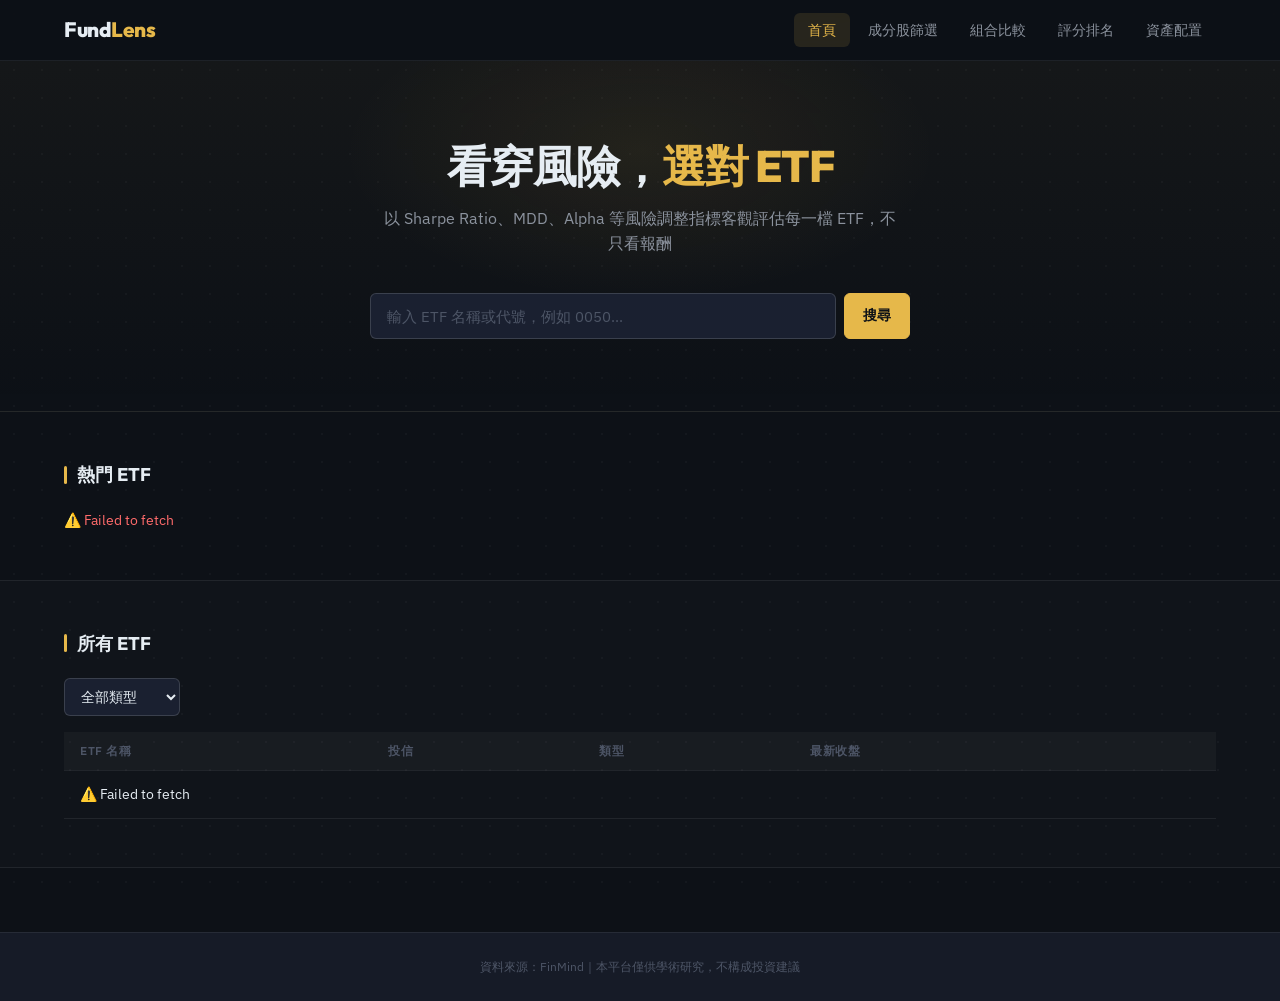
<file: frontend/index.html>
<!DOCTYPE html>
<html lang="zh-TW">
<head>
  <meta charset="UTF-8" />
  <meta name="viewport" content="width=device-width, initial-scale=1.0" />
  <title>FundLens — ETF 風險分析平台</title>
  <link rel="preconnect" href="https://fonts.googleapis.com" />
  <link rel="preconnect" href="https://fonts.gstatic.com" crossorigin />
  <link href="https://fonts.googleapis.com/css2?family=Outfit:wght@400;500;600;700;800&family=IBM+Plex+Sans:wght@400;500;600&family=IBM+Plex+Mono:wght@400;500&display=swap" rel="stylesheet" />
  <link rel="stylesheet" href="css/style.css" />
</head>
<body>

  <!-- ── Header ─────────────────────────────────── -->
  <header class="site-header">
    <div class="container header-inner">
      <a href="index.html" class="logo">Fund<span>Lens</span></a>
      <nav class="main-nav">
        <a href="index.html" class="active">首頁</a>
        <a href="screen.html">成分股篩選</a>
        <a href="compare.html">組合比較</a>
        <a href="score.html">評分排名</a>
        <a href="allocate.html">資產配置</a>
      </nav>
    </div>
  </header>

  <!-- ── Hero ──────────────────────────────────── -->
  <section class="hero">
    <div class="container">
      <h1 class="hero-title">看穿風險，<em>選對 ETF</em></h1>
      <p class="hero-sub">以 Sharpe Ratio、MDD、Alpha 等風險調整指標客觀評估每一檔 ETF，不只看報酬</p>
      <div class="search-bar">
        <input type="text" id="searchInput" class="search-input" placeholder="輸入 ETF 名稱或代號，例如 0050..." />
        <button id="searchBtn" class="btn btn-primary">搜尋</button>
      </div>
    </div>
  </section>

  <!-- ── 熱門 ETF ────────────────────────────────── -->
  <section class="section">
    <div class="container">
      <h2 class="section-title">熱門 ETF</h2>
      <div id="topFundsGrid" class="funds-grid">
        <p class="placeholder-text">載入中...</p>
      </div>
    </div>
  </section>

  <!-- ── 所有 ETF ────────────────────────────────── -->
  <section class="section section-alt">
    <div class="container">
      <h2 class="section-title">所有 ETF</h2>
      <div class="filter-bar">
        <select id="typeFilter" class="filter-select">
          <option value="">全部類型</option>
          <option value="股票型">股票型</option>
          <option value="債券型">債券型</option>
          <option value="海外股票型">海外股票型</option>
        </select>
      </div>
      <div class="table-wrapper">
        <table class="funds-table">
          <thead>
            <tr>
              <th>ETF 名稱</th>
              <th>投信</th>
              <th>類型</th>
              <th>最新收盤</th>
              <th></th>
            </tr>
          </thead>
          <tbody id="fundsTableBody">
            <tr><td colspan="5" class="placeholder-text">載入中...</td></tr>
          </tbody>
        </table>
      </div>
    </div>
  </section>

  <footer class="site-footer">
    <div class="container">
      <p>資料來源：FinMind｜本平台僅供學術研究，不構成投資建議</p>
    </div>
  </footer>

  <script src="js/api.js"></script>
  <script>
    function renderTopFundCard(fund) {
      return `
        <div class="fund-card" onclick="location.href='fund.html?id=${fund.fund_id}'">
          <div class="fund-card-name">${fund.name || fund.fund_id}</div>
          <div class="fund-card-company">${fund.company || ""}</div>
          <div class="fund-card-metrics">
            <span class="metric-badge">${fund.fund_id}</span>
            <span class="metric-badge">${fund.type || "ETF"}</span>
          </div>
        </div>`;
    }

    function renderFundRow(fund) {
      const nav = fund.nav != null ? Number(fund.nav).toFixed(2) : "—";
      return `
        <tr onclick="location.href='fund.html?id=${fund.fund_id}'" style="cursor:pointer">
          <td>
            <strong>${fund.name || fund.fund_id}</strong>
            <span style="color:var(--text-muted);font-size:0.78rem;margin-left:8px">${fund.fund_id}</span>
          </td>
          <td style="color:var(--text-sub)">${fund.company || "—"}</td>
          <td><span class="tag">${fund.type || "—"}</span></td>
          <td class="mono">${nav}</td>
          <td><a href="fund.html?id=${fund.fund_id}" class="btn-link">分析 →</a></td>
        </tr>`;
    }

    async function loadTopFunds() {
      const grid = document.getElementById("topFundsGrid");
      try {
        const funds = await getFunds({ limit: 6 });
        if (!funds.length) { grid.innerHTML = "<p class='placeholder-text'>暫無資料</p>"; return; }
        grid.innerHTML = funds.map(renderTopFundCard).join("");
      } catch (e) {
        grid.innerHTML = `<p class="error-msg">⚠️ ${e.message}</p>`;
      }
    }

    async function loadFunds(params = {}) {
      const tbody = document.getElementById("fundsTableBody");
      tbody.innerHTML = `<tr><td colspan="5" class="placeholder-text">載入中...</td></tr>`;
      try {
        const funds = await getFunds(params);
        if (!funds.length) {
          tbody.innerHTML = `<tr><td colspan="5" class="placeholder-text">找不到符合的 ETF</td></tr>`;
          return;
        }
        tbody.innerHTML = funds.map(renderFundRow).join("");
      } catch (e) {
        tbody.innerHTML = `<tr><td colspan="5" class="error-msg">⚠️ ${e.message}</td></tr>`;
      }
    }

    document.getElementById("searchBtn").addEventListener("click", () => {
      const q    = document.getElementById("searchInput").value.trim();
      const type = document.getElementById("typeFilter").value;
      loadFunds({ q, type });
    });

    document.getElementById("searchInput").addEventListener("keydown", (e) => {
      if (e.key === "Enter") document.getElementById("searchBtn").click();
    });

    document.getElementById("typeFilter").addEventListener("change", () => {
      const q    = document.getElementById("searchInput").value.trim();
      const type = document.getElementById("typeFilter").value;
      loadFunds({ q, type });
    });

    loadTopFunds();
    loadFunds();
  </script>
</body>
</html>
</file>
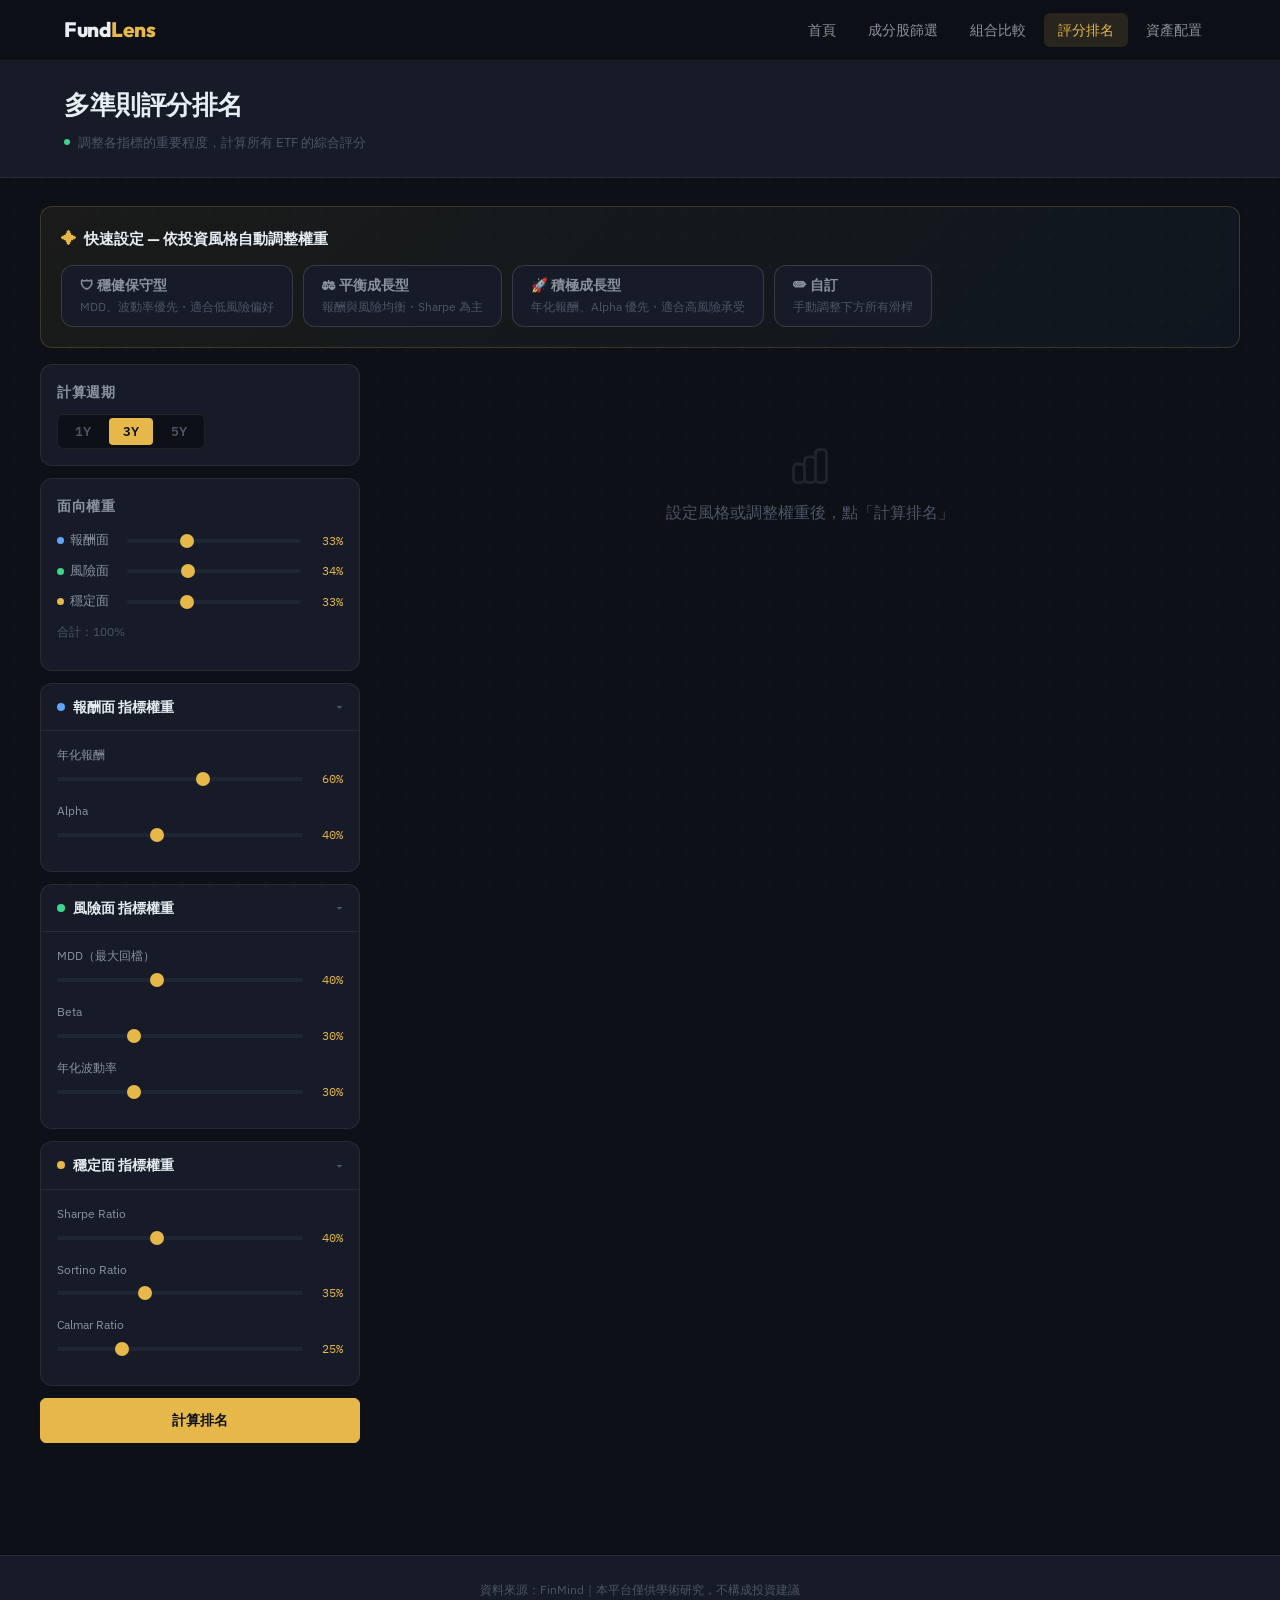
<file: frontend/score.html>
<!DOCTYPE html>
<html lang="zh-TW">
<head>
  <meta charset="UTF-8" />
  <meta name="viewport" content="width=device-width, initial-scale=1.0" />
  <title>ETF 評分排名 — FundLens</title>
  <link rel="preconnect" href="https://fonts.googleapis.com" />
  <link href="https://fonts.googleapis.com/css2?family=Outfit:wght@400;500;600;700;800&family=IBM+Plex+Sans:wght@400;500;600&family=IBM+Plex+Mono:wght@400;500&display=swap" rel="stylesheet" />
  <link rel="stylesheet" href="css/style.css" />
  <style>
    /* 精靈區 */
    .wizard-card{background:linear-gradient(135deg,rgba(230,184,74,0.06),rgba(96,165,250,0.04));border:1px solid rgba(230,184,74,0.2);border-radius:var(--radius-md);padding:20px;margin-bottom:16px}
    .wizard-title{font-family:var(--font-display);font-size:.95rem;font-weight:700;color:var(--text);margin-bottom:14px;display:flex;align-items:center;gap:8px}
    .wizard-title::before{content:"✦";color:var(--gold)}
    .preset-btns{display:flex;gap:10px;flex-wrap:wrap}
    .preset-btn{padding:10px 18px;border-radius:var(--radius-md);border:1px solid var(--border-em);background:var(--bg-card);color:var(--text-sub);font-size:.85rem;font-weight:600;font-family:var(--font);cursor:pointer;transition:all .15s;text-align:left}
    .preset-btn:hover{border-color:var(--gold);color:var(--gold);background:rgba(230,184,74,0.06)}
    .preset-btn.active{border-color:var(--gold);background:rgba(230,184,74,0.12);color:var(--gold)}
    .preset-btn .preset-name{display:block;margin-bottom:2px}
    .preset-btn .preset-desc{font-size:.75rem;font-weight:400;color:var(--text-muted)}
    /* 評分頁 */
    .score-layout{display:grid;grid-template-columns:320px 1fr;gap:20px;align-items:start}
    @media(max-width:900px){.score-layout{grid-template-columns:1fr}}
    .dim-card{background:var(--bg-card);border:1px solid var(--border);border-radius:var(--radius-md);overflow:hidden;transition:border-color .15s;margin-bottom:12px}
    .dim-header{display:flex;align-items:center;justify-content:space-between;padding:12px 16px;border-bottom:1px solid var(--border);cursor:pointer;user-select:none}
    .dim-header:hover{background:var(--bg-hover)}
    .dim-title{font-family:var(--font-display);font-weight:700;font-size:.875rem;display:flex;align-items:center;gap:8px}
    .dim-dot{width:8px;height:8px;border-radius:50%;flex-shrink:0}
    .dim-body{padding:14px 16px}
    .metric-row-label{font-size:.78rem;color:var(--text-sub);margin-bottom:4px}
    .slider-wrap{display:flex;align-items:center;gap:8px;margin-bottom:12px}
    input[type=range]{flex:1;-webkit-appearance:none;height:4px;border-radius:2px;background:var(--bg-hover);outline:none;cursor:pointer}
    input[type=range]::-webkit-slider-thumb{-webkit-appearance:none;width:14px;height:14px;border-radius:50%;background:var(--gold);cursor:pointer}
    .slider-val{font-family:var(--font-mono);font-size:.78rem;color:var(--gold);min-width:32px;text-align:right}
    .dim-weight-row{display:flex;align-items:center;gap:10px;margin-bottom:10px}
    .weight-sum-hint{font-size:.78rem;color:var(--text-muted);margin-bottom:12px}
    .weight-sum-hint.warn{color:var(--negative)}
    /* 排名 */
    .rank-table-wrap{background:var(--bg-card);border:1px solid var(--border);border-radius:var(--radius-md);overflow:hidden}
    .rank-table{width:100%;border-collapse:collapse;font-size:.875rem}
    .rank-table th{background:rgba(255,255,255,.03);color:var(--text-muted);padding:10px 16px;text-align:left;font-size:.72rem;font-weight:600;text-transform:uppercase;letter-spacing:.6px;border-bottom:1px solid var(--border);white-space:nowrap}
    .rank-table td{padding:13px 16px;border-bottom:1px solid var(--border);vertical-align:middle}
    .rank-table tr:last-child td{border-bottom:none}
    .rank-table tr:hover td{background:var(--bg-hover)}
    .rank-badge{display:inline-flex;align-items:center;justify-content:center;width:26px;height:26px;border-radius:50%;font-family:var(--font-mono);font-size:.78rem;font-weight:600;background:var(--bg-hover);color:var(--text-sub)}
    .rank-badge.top1{background:var(--gold);color:#0D1117}
    .rank-badge.top2{background:#A78BFA;color:#0D1117}
    .rank-badge.top3{background:var(--positive);color:#0D1117}
    .score-bar-track{height:6px;background:var(--bg-hover);border-radius:3px;overflow:hidden;margin-bottom:3px}
    .score-bar-fill{height:100%;border-radius:3px;background:linear-gradient(90deg,var(--blue),var(--gold))}
    .score-num{font-family:var(--font-mono);font-size:.8rem;color:var(--gold)}
    .dim-scores{display:flex;gap:6px;flex-wrap:wrap}
    .dim-pill{font-size:.7rem;font-family:var(--font-mono);padding:2px 8px;border-radius:99px;border:1px solid}
    .dim-pill.ret{color:#60A5FA;border-color:rgba(96,165,250,.3);background:rgba(96,165,250,.08)}
    .dim-pill.risk{color:#3DD68C;border-color:rgba(61,214,140,.3);background:rgba(61,214,140,.08)}
    .dim-pill.stab{color:#E6B84A;border-color:rgba(230,184,74,.3);background:rgba(230,184,74,.08)}
    .result-placeholder{display:flex;flex-direction:column;align-items:center;justify-content:center;padding:80px 0;color:var(--text-muted);gap:12px}
  </style>
</head>
<body>
  <header class="site-header">
    <div class="container header-inner">
      <a href="index.html" class="logo">Fund<span>Lens</span></a>
      <nav class="main-nav">
        <a href="index.html">首頁</a>
        <a href="screen.html">成分股篩選</a>
        <a href="compare.html">組合比較</a>
        <a href="score.html" class="active">評分排名</a>
        <a href="allocate.html">資產配置</a>
      </nav>
    </div>
  </header>

  <div class="fund-title-bar">
    <div class="container fund-title-inner">
      <div>
        <h1 class="fund-name">多準則評分排名</h1>
        <p class="fund-meta">調整各指標的重要程度，計算所有 ETF 的綜合評分</p>
      </div>
    </div>
  </div>

  <main class="container page-main">

    <!-- 決策輔助精靈 -->
    <div class="wizard-card">
      <div class="wizard-title">快速設定 — 依投資風格自動調整權重</div>
      <div class="preset-btns">
        <button class="preset-btn" data-preset="conservative" onclick="applyPreset('conservative',this)">
          <span class="preset-name">🛡 穩健保守型</span>
          <span class="preset-desc">MDD、波動率優先・適合低風險偏好</span>
        </button>
        <button class="preset-btn" data-preset="balanced" onclick="applyPreset('balanced',this)">
          <span class="preset-name">⚖ 平衡成長型</span>
          <span class="preset-desc">報酬與風險均衡・Sharpe 為主</span>
        </button>
        <button class="preset-btn" data-preset="aggressive" onclick="applyPreset('aggressive',this)">
          <span class="preset-name">🚀 積極成長型</span>
          <span class="preset-desc">年化報酬、Alpha 優先・適合高風險承受</span>
        </button>
        <button class="preset-btn" data-preset="custom" onclick="applyPreset('custom',this)">
          <span class="preset-name">✏ 自訂</span>
          <span class="preset-desc">手動調整下方所有滑桿</span>
        </button>
      </div>
    </div>

    <div class="score-layout">

      <!-- 左側設定 -->
      <div>
        <!-- 週期 -->
        <div class="card" style="padding:16px;margin-bottom:12px">
          <h3 class="card-title" style="margin-bottom:10px">計算週期</h3>
          <div class="period-tabs" id="scorePeriodTabs" style="margin-bottom:0">
            <button class="period-btn" data-period="1Y">1Y</button>
            <button class="period-btn active" data-period="3Y">3Y</button>
            <button class="period-btn" data-period="5Y">5Y</button>
          </div>
        </div>

        <!-- 面向權重 -->
        <div class="card" style="padding:16px;margin-bottom:12px">
          <h3 class="card-title" style="margin-bottom:12px">面向權重</h3>
          <div id="dimWeightRows"></div>
          <div id="dimHint" class="weight-sum-hint">合計：100%</div>
        </div>

        <!-- 指標滑桿卡片 -->
        <div id="dimCards"></div>

        <button id="calcBtn" class="btn btn-primary" style="width:100%;justify-content:center;padding:12px">
          計算排名
        </button>
      </div>

      <!-- 右側結果 -->
      <div id="resultArea">
        <div class="result-placeholder">
          <svg width="44" height="44" fill="none" viewBox="0 0 24 24" stroke="currentColor" style="opacity:.3">
            <path stroke-linecap="round" stroke-linejoin="round" stroke-width="1.5" d="M9 19v-6a2 2 0 00-2-2H5a2 2 0 00-2 2v6a2 2 0 002 2h2a2 2 0 002-2zm0 0V9a2 2 0 012-2h2a2 2 0 012 2v10m-6 0a2 2 0 002 2h2a2 2 0 002-2m0 0V5a2 2 0 012-2h2a2 2 0 012 2v14a2 2 0 01-2 2h-2a2 2 0 01-2-2z"/>
          </svg>
          <p>設定風格或調整權重後，點「計算排名」</p>
        </div>
      </div>

    </div>
  </main>

  <footer class="site-footer">
    <div class="container"><p>資料來源：FinMind｜本平台僅供學術研究，不構成投資建議</p></div>
  </footer>

  <script src="js/api.js"></script>
  <script>
    // ── 面向設定 ─────────────────────────────────
    const DIM_CFG={
      return:{label:"報酬面",color:"#60A5FA",metrics:{
        annualized_return:{label:"年化報酬",default:60},
        alpha:{label:"Alpha",default:40}
      }},
      risk:{label:"風險面",color:"#3DD68C",metrics:{
        mdd:{label:"MDD（最大回檔）",default:40},
        beta:{label:"Beta",default:30},
        annualized_std:{label:"年化波動率",default:30}
      }},
      stability:{label:"穩定面",color:"#E6B84A",metrics:{
        sharpe:{label:"Sharpe Ratio",default:40},
        sortino:{label:"Sortino Ratio",default:35},
        calmar:{label:"Calmar Ratio",default:25}
      }},
    };

    // 預設風格
    const PRESETS={
      conservative:{
        dim:{return:20,risk:50,stability:30},
        metrics:{
          return:{annualized_return:40,alpha:60},
          risk:{mdd:50,beta:30,annualized_std:20},
          stability:{sharpe:35,sortino:40,calmar:25}
        }
      },
      balanced:{
        dim:{return:33,risk:34,stability:33},
        metrics:{
          return:{annualized_return:60,alpha:40},
          risk:{mdd:40,beta:30,annualized_std:30},
          stability:{sharpe:40,sortino:35,calmar:25}
        }
      },
      aggressive:{
        dim:{return:55,risk:20,stability:25},
        metrics:{
          return:{annualized_return:70,alpha:30},
          risk:{mdd:35,beta:35,annualized_std:30},
          stability:{sharpe:40,sortino:35,calmar:25}
        }
      },
    };

    const dimW={return:33,risk:34,stability:33};
    const metW={};
    Object.keys(DIM_CFG).forEach(dk=>{
      metW[dk]={};
      Object.keys(DIM_CFG[dk].metrics).forEach(mk=>metW[dk][mk]=DIM_CFG[dk].metrics[mk].default);
    });

    let currentPeriod="3Y";

    // ── 精靈 ─────────────────────────────────────
    function applyPreset(preset,el){
      document.querySelectorAll(".preset-btn").forEach(b=>b.classList.remove("active"));
      el.classList.add("active");
      if(preset==="custom")return;
      const p=PRESETS[preset];
      Object.assign(dimW,p.dim);
      Object.keys(p.metrics).forEach(dk=>Object.assign(metW[dk],p.metrics[dk]));
      renderDimWeightRows();
      renderDimCards();
      updateHint();
    }

    // ── 渲染 ─────────────────────────────────────
    function renderDimWeightRows(){
      document.getElementById("dimWeightRows").innerHTML=Object.keys(DIM_CFG).map(dk=>`
        <div class="dim-weight-row">
          <span style="display:inline-flex;align-items:center;gap:6px;min-width:60px">
            <span style="width:7px;height:7px;border-radius:50%;background:${DIM_CFG[dk].color};flex-shrink:0"></span>
            <span style="font-size:.8rem;color:var(--text-sub)">${DIM_CFG[dk].label}</span>
          </span>
          <input type="range" min="0" max="100" step="1" value="${dimW[dk]}"
            data-dim="${dk}" id="dSlider_${dk}" style="flex:1" oninput="onDimSlider(this)"/>
          <span class="slider-val" id="dVal_${dk}">${dimW[dk]}%</span>
        </div>`).join("");
    }

    function onDimSlider(el){
      dimW[el.dataset.dim]=parseInt(el.value);
      document.getElementById(`dVal_${el.dataset.dim}`).textContent=dimW[el.dataset.dim]+"%";
      updateHint();
    }

    function updateHint(){
      const total=Object.values(dimW).reduce((a,b)=>a+b,0);
      const h=document.getElementById("dimHint");
      h.textContent=`合計：${total}%${total!==100?" （建議調整為 100%）":""}`;
      h.className="weight-sum-hint"+(total!==100?" warn":"");
    }

    function renderDimCards(){
      document.getElementById("dimCards").innerHTML=Object.keys(DIM_CFG).map(dk=>{
        const cfg=DIM_CFG[dk];
        const rows=Object.keys(cfg.metrics).map(mk=>`
          <div class="metric-row-label">${cfg.metrics[mk].label}</div>
          <div class="slider-wrap">
            <input type="range" min="0" max="100" step="5" value="${metW[dk][mk]}"
              data-dim="${dk}" data-metric="${mk}" oninput="onMetSlider(this)"/>
            <span class="slider-val" id="mVal_${dk}_${mk}">${metW[dk][mk]}%</span>
          </div>`).join("");
        return `
          <div class="dim-card">
            <div class="dim-header" onclick="toggleDim('${dk}')">
              <span class="dim-title">
                <span class="dim-dot" style="background:${cfg.color}"></span>
                ${cfg.label} 指標權重
              </span>
              <span id="toggle_${dk}" style="color:var(--text-muted);font-size:.85rem">▾</span>
            </div>
            <div class="dim-body" id="dBody_${dk}">${rows}</div>
          </div>`;
      }).join("");
    }

    function toggleDim(dk){
      const body=document.getElementById(`dBody_${dk}`);
      const toggle=document.getElementById(`toggle_${dk}`);
      const hidden=body.style.display==="none";
      body.style.display=hidden?"":"none";
      toggle.textContent=hidden?"▾":"▸";
    }

    function onMetSlider(el){
      metW[el.dataset.dim][el.dataset.metric]=parseInt(el.value);
      document.getElementById(`mVal_${el.dataset.dim}_${el.dataset.metric}`).textContent=metW[el.dataset.dim][el.dataset.metric]+"%";
    }

    function buildPayload(){
      const total=Object.values(dimW).reduce((a,b)=>a+b,0)||100;
      const payload={};
      Object.keys(DIM_CFG).forEach(dk=>{
        const mt=Object.values(metW[dk]).reduce((a,b)=>a+b,0)||100;
        const metrics={};
        Object.keys(metW[dk]).forEach(mk=>metrics[mk]=metW[dk][mk]/mt);
        payload[dk]={dimension_weight:dimW[dk]/total,metrics};
      });
      return payload;
    }

    // ── 計算排名 ─────────────────────────────────
    async function calcScore(){
      const btn=document.getElementById("calcBtn");
      btn.disabled=true;btn.textContent="計算中...";
      document.getElementById("resultArea").innerHTML=`
        <div class="result-placeholder">
          <p style="color:var(--text-sub)">正在計算所有 ETF 的指標（約 30–60 秒）...</p>
        </div>`;
      try{
        const res=await fetch("http://localhost:5000/score",{
          method:"POST",headers:{"Content-Type":"application/json"},
          body:JSON.stringify({period:currentPeriod,weights:buildPayload()})
        });
        const data=await res.json();
        if(data.error)throw new Error(data.error);
        renderResults(data.rankings,data.period);
      }catch(e){
        document.getElementById("resultArea").innerHTML=`<div class="result-placeholder"><p class="error-msg">⚠️ ${e.message}</p></div>`;
      }finally{btn.disabled=false;btn.textContent="計算排名";}
    }

    function renderResults(rankings,period){
      if(!rankings?.length){
        document.getElementById("resultArea").innerHTML=`<div class="result-placeholder"><p>無資料</p></div>`;
        return;
      }
      const rows=rankings.map(r=>{
        const cls=r.rank===1?"top1":r.rank===2?"top2":r.rank===3?"top3":"";
        return `
          <tr>
            <td><span class="rank-badge ${cls}">${r.rank}</span></td>
            <td>
              <strong style="color:var(--text)">${r.name}</strong>
              <span style="color:var(--text-muted);font-size:.75rem;margin-left:6px">${r.fund_id}</span>
            </td>
            <td>
              <div class="score-bar-track"><div class="score-bar-fill" style="width:${r.total_score}%"></div></div>
              <span class="score-num">${r.total_score}</span>
            </td>
            <td>
              <div class="dim-scores">
                <span class="dim-pill ret">報酬 ${r.return_score}</span>
                <span class="dim-pill risk">風險 ${r.risk_score}</span>
                <span class="dim-pill stab">穩定 ${r.stability_score}</span>
              </div>
            </td>
            <td><a href="fund.html?id=${r.fund_id}" class="btn-link">分析 →</a></td>
          </tr>`;
      }).join("");
      document.getElementById("resultArea").innerHTML=`
        <div style="display:flex;align-items:center;justify-content:space-between;margin-bottom:12px">
          <h2 class="section-title" style="margin-bottom:0">排名結果（${period}）</h2>
          <span style="font-size:.78rem;color:var(--text-muted)">${rankings.length} 檔 ETF</span>
        </div>
        <div class="rank-table-wrap">
          <table class="rank-table">
            <thead><tr><th>排名</th><th>ETF</th><th>總分/100</th><th>面向分數</th><th></th></tr></thead>
            <tbody>${rows}</tbody>
          </table>
        </div>`;
    }

    // ── 事件 ─────────────────────────────────────
    document.getElementById("scorePeriodTabs").addEventListener("click",e=>{
      const btn=e.target.closest(".period-btn");if(!btn)return;
      document.querySelectorAll("#scorePeriodTabs .period-btn").forEach(b=>b.classList.remove("active"));
      btn.classList.add("active");currentPeriod=btn.dataset.period;
    });
    document.getElementById("calcBtn").addEventListener("click",calcScore);

    // ── 初始化 ────────────────────────────────────
    renderDimWeightRows();
    renderDimCards();
    updateHint();
  </script>
</body>
</html>
</file>
<file: frontend/css/style.css>
/* =============================================
   FundLens — style.css
   Theme: Dark Financial Terminal
   ============================================= */

@import url('https://fonts.googleapis.com/css2?family=Outfit:wght@400;500;600;700;800&family=IBM+Plex+Sans:wght@400;500;600&family=IBM+Plex+Mono:wght@400;500&display=swap');

/* ── CSS 變數 ─────────────────────────────── */
:root {
  --bg:          #0D1117;
  --bg-card:     #161B27;
  --bg-hover:    #1E2535;
  --bg-input:    #1A2030;
  --border:      rgba(255,255,255,0.07);
  --border-em:   rgba(255,255,255,0.14);

  --gold:        #E6B84A;
  --gold-dim:    rgba(230,184,74,0.12);
  --gold-glow:   rgba(230,184,74,0.25);

  --positive:    #3DD68C;
  --negative:    #FF6B6B;
  --blue:        #60A5FA;
  --purple:      #A78BFA;

  --text:        #E6EDF3;
  --text-sub:    #8B929D;
  --text-muted:  #4D5566;

  --radius-sm:   6px;
  --radius-md:   12px;
  --radius-lg:   18px;

  --shadow:      0 4px 24px rgba(0,0,0,0.4);
  --shadow-gold: 0 0 20px rgba(230,184,74,0.15);

  --font:        'IBM Plex Sans', sans-serif;
  --font-display:'Outfit', sans-serif;
  --font-mono:   'IBM Plex Mono', monospace;
}

/* ── Reset ──────────────────────────────────── */
*, *::before, *::after { box-sizing: border-box; margin: 0; padding: 0; }
html { font-size: 16px; scroll-behavior: smooth; }
body {
  font-family: var(--font);
  background-color: var(--bg);
  color: var(--text);
  line-height: 1.6;
  min-height: 100vh;
}

/* subtle dot-grid background */
body::before {
  content: '';
  position: fixed;
  inset: 0;
  background-image: radial-gradient(circle, rgba(255,255,255,0.03) 1px, transparent 1px);
  background-size: 28px 28px;
  pointer-events: none;
  z-index: 0;
}

* { position: relative; z-index: 1; }

a { color: var(--gold); text-decoration: none; }
a:hover { text-decoration: underline; }

/* ── Container ──────────────────────────────── */
.container {
  max-width: 1200px;
  margin: 0 auto;
  padding: 0 24px;
}

/* ── Header ─────────────────────────────────── */
.site-header {
  background-color: rgba(13,17,23,0.85);
  backdrop-filter: blur(12px);
  -webkit-backdrop-filter: blur(12px);
  border-bottom: 1px solid var(--border);
  position: sticky;
  top: 0;
  z-index: 100;
}

.header-inner {
  display: flex;
  align-items: center;
  justify-content: space-between;
  height: 60px;
}

.logo {
  font-family: var(--font-display);
  font-size: 1.3rem;
  font-weight: 800;
  color: var(--text);
  letter-spacing: -0.5px;
}

.logo span {
  color: var(--gold);
}

.main-nav {
  display: flex;
  gap: 4px;
}

.main-nav a {
  color: var(--text-sub);
  font-size: 0.875rem;
  font-weight: 500;
  padding: 6px 14px;
  border-radius: var(--radius-sm);
  transition: all 0.15s;
  text-decoration: none;
}

.main-nav a:hover { color: var(--text); background: var(--bg-hover); }
.main-nav a.active {
  color: var(--gold);
  background: var(--gold-dim);
}

.main-nav a { white-space: nowrap; }

@media (max-width: 640px) {
  .header-inner { flex-wrap: wrap; height: auto; padding: 10px 0; gap: 6px; }
  .main-nav { width: 100%; overflow-x: auto; }
  .main-nav a { padding: 6px 10px; }
}

/* ── Buttons ─────────────────────────────────── */
.btn {
  display: inline-flex;
  align-items: center;
  gap: 6px;
  padding: 9px 18px;
  border-radius: var(--radius-sm);
  font-size: 0.875rem;
  font-weight: 600;
  font-family: var(--font);
  cursor: pointer;
  border: 1px solid transparent;
  transition: all 0.15s;
  text-decoration: none;
}

.btn-primary {
  background-color: var(--gold);
  color: #0D1117;
  border-color: var(--gold);
}
.btn-primary:hover {
  background-color: #f0c85a;
  box-shadow: var(--shadow-gold);
  text-decoration: none;
  color: #0D1117;
}

.btn-outline {
  background-color: transparent;
  border-color: var(--border-em);
  color: var(--text-sub);
}
.btn-outline:hover {
  border-color: var(--gold);
  color: var(--gold);
  background: var(--gold-dim);
  text-decoration: none;
}

.btn-ghost {
  background-color: transparent;
  color: var(--text-muted);
  border-color: transparent;
}
.btn-ghost:hover { color: var(--text-sub); }

/* ── Hero ────────────────────────────────────── */
.hero {
  padding: 80px 0 72px;
  text-align: center;
  background: linear-gradient(180deg, rgba(230,184,74,0.04) 0%, transparent 100%);
  border-bottom: 1px solid var(--border);
  overflow: hidden;
}

.hero::after {
  content: '';
  position: absolute;
  top: -60px;
  left: 50%;
  transform: translateX(-50%);
  width: 600px;
  height: 300px;
  background: radial-gradient(ellipse, rgba(230,184,74,0.08) 0%, transparent 70%);
  pointer-events: none;
}

.hero-title {
  font-family: var(--font-display);
  font-size: 2.75rem;
  font-weight: 800;
  letter-spacing: -1px;
  line-height: 1.15;
  margin-bottom: 14px;
  color: var(--text);
}

.hero-title em {
  font-style: normal;
  color: var(--gold);
}

.hero-sub {
  font-size: 1rem;
  color: var(--text-sub);
  margin-bottom: 36px;
  max-width: 520px;
  margin-left: auto;
  margin-right: auto;
}

.search-bar {
  display: flex;
  max-width: 540px;
  margin: 0 auto;
  gap: 8px;
}

.search-input {
  flex: 1;
  padding: 12px 16px;
  border-radius: var(--radius-sm);
  border: 1px solid var(--border-em);
  background-color: var(--bg-input);
  color: var(--text);
  font-size: 0.95rem;
  font-family: var(--font);
  outline: none;
  transition: border-color 0.15s;
}

.search-input::placeholder { color: var(--text-muted); }
.search-input:focus { border-color: var(--gold); }

/* ── Section ─────────────────────────────────── */
.section { padding: 48px 0; }
.section-alt {
  background-color: rgba(255,255,255,0.015);
  border-top: 1px solid var(--border);
  border-bottom: 1px solid var(--border);
}

.section-title {
  font-family: var(--font-display);
  font-size: 1.15rem;
  font-weight: 700;
  margin-bottom: 20px;
  color: var(--text);
  display: flex;
  align-items: center;
  gap: 10px;
}

.section-title::before {
  content: '';
  display: block;
  width: 3px;
  height: 18px;
  background: var(--gold);
  border-radius: 2px;
  flex-shrink: 0;
}

/* ── Card ────────────────────────────────────── */
.card {
  background-color: var(--bg-card);
  border-radius: var(--radius-md);
  border: 1px solid var(--border);
  padding: 24px;
  transition: border-color 0.15s;
}

.card:hover { border-color: var(--border-em); }

.card-title {
  font-family: var(--font-display);
  font-size: 0.9rem;
  font-weight: 600;
  color: var(--text-sub);
  text-transform: uppercase;
  letter-spacing: 0.6px;
  margin-bottom: 18px;
}

/* ── Two-col layout ─────────────────────────── */
.layout-two-col {
  display: grid;
  grid-template-columns: 1fr 1fr;
  gap: 16px;
  margin-bottom: 16px;
}

@media (max-width: 768px) {
  .layout-two-col { grid-template-columns: 1fr; }
}

/* ── Metric cards ────────────────────────────── */
.metrics-grid {
  display: grid;
  grid-template-columns: repeat(auto-fill, minmax(190px, 1fr));
  gap: 12px;
}

.metric-card {
  background-color: var(--bg-card);
  border-radius: var(--radius-md);
  border: 1px solid var(--border);
  padding: 20px;
  transition: all 0.2s;
}

.metric-card:hover {
  transform: translateY(-2px);
  box-shadow: var(--shadow);
}

.metric-card.grade-excellent {
  border-color: rgba(61,214,140,0.3);
  background: linear-gradient(135deg, var(--bg-card), rgba(61,214,140,0.04));
}
.metric-card.grade-good {
  border-color: rgba(96,165,250,0.3);
  background: linear-gradient(135deg, var(--bg-card), rgba(96,165,250,0.04));
}
.metric-card.grade-fair  { border-color: var(--border); }
.metric-card.grade-poor  {
  border-color: rgba(255,107,107,0.3);
  background: linear-gradient(135deg, var(--bg-card), rgba(255,107,107,0.04));
}

.metric-label {
  font-size: 0.72rem;
  font-weight: 600;
  color: var(--text-muted);
  text-transform: uppercase;
  letter-spacing: 0.7px;
}

.metric-info-btn {
  background: none;
  border: none;
  cursor: pointer;
  color: var(--text-muted);
  font-size: 0.85rem;
  line-height: 1;
  padding: 0;
  transition: color 0.15s;
}
.metric-info-btn:hover { color: var(--gold); }

.metric-value {
  font-family: var(--font-mono);
  font-size: 2rem;
  font-weight: 500;
  margin: 10px 0 8px;
  color: var(--text);
  line-height: 1;
}

.metric-grade-bar {
  height: 3px;
  background-color: var(--bg-hover);
  border-radius: 99px;
  overflow: hidden;
  margin-bottom: 8px;
}

.metric-grade-fill {
  height: 100%;
  border-radius: 99px;
  transition: width 0.6s ease;
}

.metric-grade-label {
  font-size: 0.75rem;
  font-weight: 600;
}

/* ── Tables ──────────────────────────────────── */
.table-wrapper { overflow-x: auto; }

.funds-table,
.compare-table {
  width: 100%;
  border-collapse: collapse;
  font-size: 0.875rem;
}

.funds-table th,
.compare-table th {
  background-color: rgba(255,255,255,0.03);
  color: var(--text-muted);
  padding: 10px 16px;
  text-align: left;
  font-size: 0.72rem;
  font-weight: 600;
  text-transform: uppercase;
  letter-spacing: 0.6px;
  border-bottom: 1px solid var(--border);
  white-space: nowrap;
}

.funds-table td,
.compare-table td {
  padding: 12px 16px;
  border-bottom: 1px solid var(--border);
  color: var(--text);
}

.funds-table tr:hover td,
.compare-table tr:hover td {
  background-color: var(--bg-hover);
}

.val-good { color: var(--positive); font-weight: 600; }
.val-bad  { color: var(--negative); font-weight: 600; }

/* ── Filter bar ──────────────────────────────── */
.filter-bar {
  display: flex;
  gap: 10px;
  margin-bottom: 16px;
}

.filter-select {
  padding: 8px 12px;
  border: 1px solid var(--border-em);
  border-radius: var(--radius-sm);
  font-size: 0.875rem;
  font-family: var(--font);
  background-color: var(--bg-input);
  color: var(--text);
  outline: none;
  transition: border-color 0.15s;
}

.filter-select:focus { border-color: var(--gold); }

/* ── Funds grid (top cards) ─────────────────── */
.funds-grid {
  display: grid;
  grid-template-columns: repeat(auto-fill, minmax(220px, 1fr));
  gap: 12px;
}

.fund-card {
  background: var(--bg-card);
  border-radius: var(--radius-md);
  padding: 20px;
  cursor: pointer;
  border: 1px solid var(--border);
  transition: all 0.2s;
}

.fund-card:hover {
  border-color: var(--gold);
  box-shadow: var(--shadow-gold);
  transform: translateY(-2px);
}

.fund-card-name {
  font-family: var(--font-display);
  font-weight: 700;
  font-size: 0.95rem;
  margin-bottom: 4px;
  color: var(--text);
}

.fund-card-company {
  font-size: 0.78rem;
  color: var(--text-muted);
  margin-bottom: 14px;
}

.fund-card-metrics { display: flex; gap: 6px; flex-wrap: wrap; }

.metric-badge {
  font-size: 0.76rem;
  background: var(--gold-dim);
  color: var(--gold);
  padding: 3px 8px;
  border-radius: 99px;
  border: 1px solid rgba(230,184,74,0.2);
}

/* ── Period tabs ─────────────────────────────── */
.period-tabs {
  display: flex;
  gap: 4px;
  margin-bottom: 16px;
  background: var(--bg);
  padding: 3px;
  border-radius: var(--radius-sm);
  border: 1px solid var(--border);
  width: fit-content;
}

.period-btn {
  padding: 5px 14px;
  border-radius: 4px;
  border: none;
  background-color: transparent;
  font-size: 0.8rem;
  font-weight: 600;
  font-family: var(--font);
  color: var(--text-muted);
  cursor: pointer;
  transition: all 0.15s;
}

.period-btn:hover { color: var(--text); }

.period-btn.active {
  background-color: var(--gold);
  color: #0D1117;
}

/* ── Fund title bar ──────────────────────────── */
.fund-title-bar {
  background-color: var(--bg-card);
  border-bottom: 1px solid var(--border);
  padding: 24px 0;
}

.fund-title-inner {
  display: flex;
  align-items: flex-start;
  justify-content: space-between;
  gap: 16px;
}

.fund-name {
  font-family: var(--font-display);
  font-size: 1.6rem;
  font-weight: 800;
  color: var(--text);
  letter-spacing: -0.5px;
}

.fund-meta {
  font-size: 0.82rem;
  color: var(--text-muted);
  margin-top: 6px;
  display: flex;
  align-items: center;
  gap: 8px;
}

.fund-meta::before {
  content: '';
  display: inline-block;
  width: 6px;
  height: 6px;
  background: var(--positive);
  border-radius: 50%;
}

/* ── Compare bar ─────────────────────────────── */
.compare-bar {
  display: flex;
  align-items: center;
  flex-wrap: wrap;
  gap: 12px;
  padding: 20px 0;
  border-bottom: 1px solid var(--border);
  margin-bottom: 24px;
}

.compare-bar-title {
  font-family: var(--font-display);
  font-size: 1.2rem;
  font-weight: 700;
  color: var(--text);
}

.compare-chips {
  display: flex;
  flex-wrap: wrap;
  gap: 8px;
  flex: 1;
}

.chip {
  display: inline-flex;
  align-items: center;
  gap: 6px;
  padding: 5px 10px 5px 12px;
  border-radius: 99px;
  background: var(--gold-dim);
  color: var(--gold);
  font-size: 0.82rem;
  font-weight: 600;
  border: 1px solid rgba(230,184,74,0.2);
}

.chip button {
  background: none;
  border: none;
  color: var(--gold);
  cursor: pointer;
  font-size: 1rem;
  line-height: 1;
  opacity: 0.7;
  transition: opacity 0.15s;
}
.chip button:hover { opacity: 1; }

.compare-bar-actions {
  display: flex;
  gap: 8px;
}

/* ── Modal ───────────────────────────────────── */
.modal {
  position: fixed;
  inset: 0;
  background-color: rgba(0,0,0,0.7);
  display: flex;
  align-items: center;
  justify-content: center;
  z-index: 200;
  backdrop-filter: blur(4px);
}

.modal.hidden { display: none; }

.modal-inner {
  background-color: var(--bg-card);
  border: 1px solid var(--border-em);
  border-radius: var(--radius-lg);
  padding: 28px;
  width: 480px;
  max-width: 90%;
  display: flex;
  flex-direction: column;
  gap: 14px;
  box-shadow: 0 24px 64px rgba(0,0,0,0.6);
}

.modal-inner h3 {
  font-family: var(--font-display);
  font-size: 1.1rem;
  font-weight: 700;
  color: var(--text);
}

.modal-results {
  max-height: 300px;
  overflow-y: auto;
  scrollbar-width: thin;
  scrollbar-color: var(--border-em) transparent;
}

.modal-result-item {
  padding: 10px 12px;
  cursor: pointer;
  border-radius: var(--radius-sm);
  display: flex;
  justify-content: space-between;
  align-items: center;
  gap: 8px;
  border: 1px solid transparent;
  transition: all 0.15s;
}

.modal-result-item:hover {
  background: var(--bg-hover);
  border-color: var(--border-em);
}

.modal-result-item strong {
  font-size: 0.9rem;
  color: var(--text);
}

.modal-result-item span {
  font-size: 0.78rem;
  color: var(--text-muted);
}

/* ── Empty state ─────────────────────────────── */
.empty-state {
  text-align: center;
  padding: 80px 0;
  color: var(--text-muted);
}

.empty-state p:first-child {
  font-family: var(--font-display);
  font-size: 1.1rem;
  color: var(--text-sub);
  margin-bottom: 6px;
}

/* ── Chart card ──────────────────────────────── */
.chart-card {
  min-height: 280px;
  display: flex;
  flex-direction: column;
}

.chart-card canvas {
  flex: 1;
  width: 100% !important;
}

/* ── Page main ───────────────────────────────── */
.page-main { padding: 28px 0 48px; }

.metrics-section,
.benchmark-section { margin-top: 28px; }

.period-label {
  font-size: 0.82rem;
  font-weight: 400;
  color: var(--text-muted);
  margin-left: 6px;
}

/* ── Info list ───────────────────────────────── */
.info-card { display: flex; flex-direction: column; }

.info-list {
  display: grid;
  grid-template-columns: auto 1fr;
  gap: 12px 20px;
  align-content: start;
}

.info-list dt {
  font-size: 0.78rem;
  color: var(--text-muted);
  font-weight: 500;
  text-transform: uppercase;
  letter-spacing: 0.4px;
  white-space: nowrap;
}

.info-list dd {
  font-size: 0.9rem;
  font-weight: 600;
  color: var(--text);
  font-family: var(--font-mono);
}

/* ── Misc ────────────────────────────────────── */
.placeholder-text {
  color: var(--text-muted);
  font-size: 0.875rem;
}

.error-msg {
  color: var(--negative);
  font-size: 0.875rem;
}

.btn-link {
  color: var(--gold);
  font-size: 0.82rem;
  font-weight: 600;
}

.btn-link:hover { text-decoration: underline; }

.mono {
  font-family: var(--font-mono);
  font-size: 0.875rem;
}

/* ── Footer ──────────────────────────────────── */
.site-footer {
  background-color: var(--bg-card);
  border-top: 1px solid var(--border);
  color: var(--text-muted);
  text-align: center;
  padding: 24px 0;
  font-size: 0.78rem;
  margin-top: 64px;
}

/* ── Tag / type badge ────────────────────────── */
.tag {
  display: inline-block;
  padding: 2px 8px;
  border-radius: 4px;
  font-size: 0.72rem;
  font-weight: 600;
  background: var(--bg-hover);
  color: var(--text-sub);
  border: 1px solid var(--border);
}

/* ── Scrollbar (global) ──────────────────────── */
::-webkit-scrollbar { width: 6px; height: 6px; }
::-webkit-scrollbar-track { background: transparent; }
::-webkit-scrollbar-thumb { background: var(--border-em); border-radius: 3px; }
::-webkit-scrollbar-thumb:hover { background: var(--text-muted); }

/* ── Selection ───────────────────────────────── */
::selection { background: var(--gold-glow); color: var(--text); }
</file>
